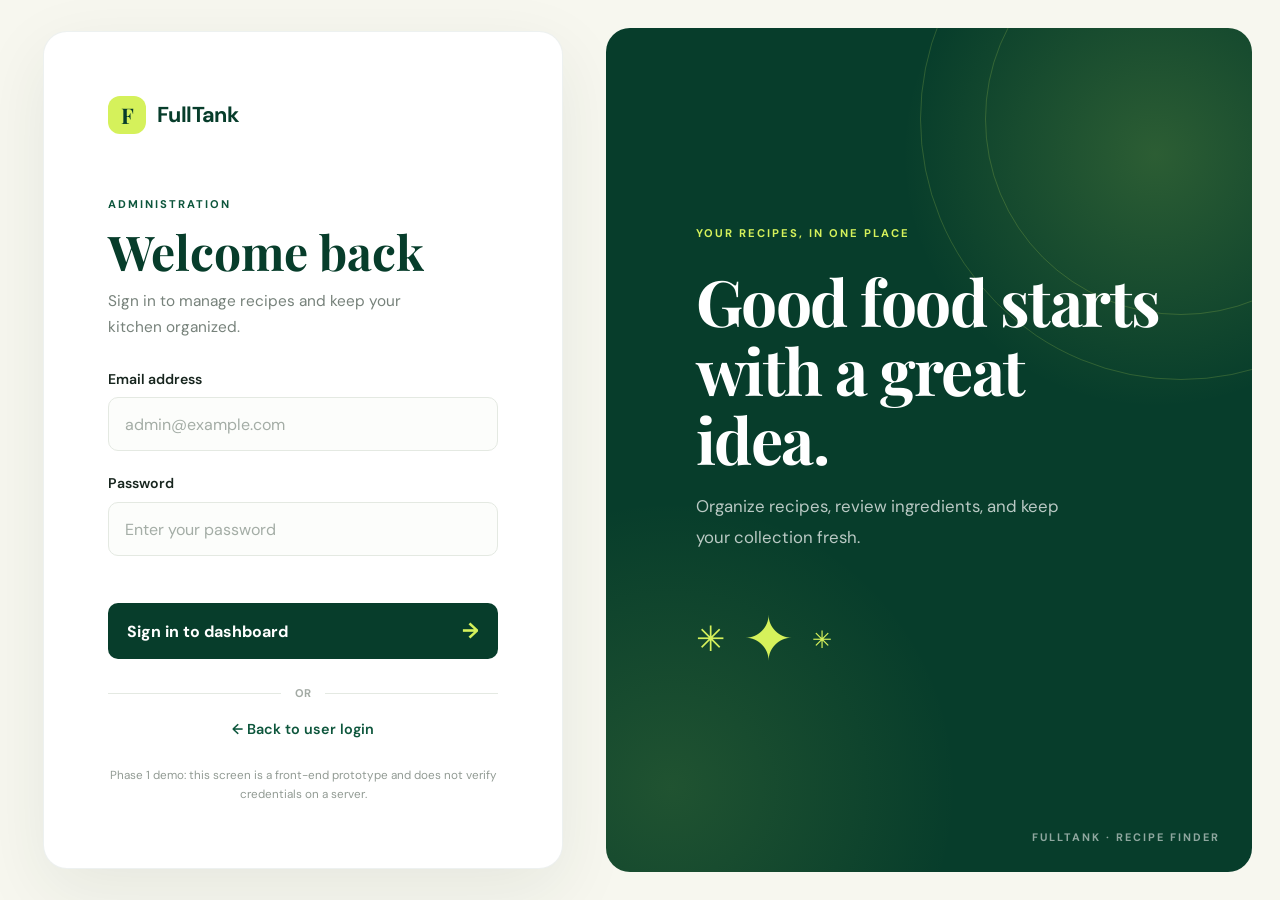
<file: HTML/admin-login.html>
<!DOCTYPE html>
<html lang="en">
<head>
  <meta charset="UTF-8">
  <meta name="viewport" content="width=device-width, initial-scale=1.0">
  <title>Admin Login | FullTank</title>
  <link rel="stylesheet" href="css/admin-login.css">
</head>
<body>
  <main class="admin-login-page">
    <section class="admin-login-card" aria-labelledby="login-title">
      <a class="admin-login-brand" href="index.html" aria-label="FullTank home">
        <span class="admin-login-brand-mark">F</span>
        <span>FullTank</span>
      </a>

      <div class="admin-login-heading">
        <span class="admin-login-eyebrow">ADMINISTRATION</span>
        <h1 id="login-title">Welcome back</h1>
        <p>Sign in to manage recipes and keep your kitchen organized.</p>
      </div>

      <form id="adminLoginForm" class="admin-login-form">
        <div class="admin-login-field">
          <label for="adminEmail">Email address</label>
          <input id="adminEmail" name="email" type="email"
                 placeholder="admin@example.com" autocomplete="username" required>
        </div>

        <div class="admin-login-field">
          <div class="admin-login-label-row">
            <label for="adminPassword">Password</label>
          </div>
          <input id="adminPassword" name="password" type="password"
                 placeholder="Enter your password" autocomplete="current-password" required>
        </div>

        <p id="adminLoginMessage" class="admin-login-message" role="alert" aria-live="polite"></p>
        <button class="admin-login-submit" type="submit">
          <span>Sign in to dashboard</span>
          <span aria-hidden="true">→</span>
        </button>
      </form>

      <div class="admin-login-divider"><span>OR</span></div>
      <a class="admin-login-back" href="login.html">← Back to user login</a>
      <p class="admin-login-note">Phase 1 demo: this screen is a front-end prototype and does not verify credentials on a server.</p>
    </section>

    <aside class="admin-login-side" aria-label="FullTank introduction">
      <div class="admin-login-side-content">
        <span class="admin-login-side-tag">YOUR RECIPES, IN ONE PLACE</span>
        <h2>Good food starts with a great idea.</h2>
        <p>Organize recipes, review ingredients, and keep your collection fresh.</p>
        <div class="admin-login-decoration" aria-hidden="true">
          <span>✳</span><span>✦</span><span>✳</span>
        </div>
      </div>
      <span class="admin-login-side-footer">FULLTANK · RECIPE FINDER</span>
    </aside>
  </main>

  <script>
    // Phase 1 front-end demo only. No real authentication or password storage.
    const form = document.getElementById("adminLoginForm");
    const message = document.getElementById("adminLoginMessage");

    form.addEventListener("submit", function (event) {
      event.preventDefault();

      if (!form.reportValidity()) return;

      message.textContent = "";
      window.location.href = "admin-recipes.html";
    });
  </script>
</body>
</html>
</file>
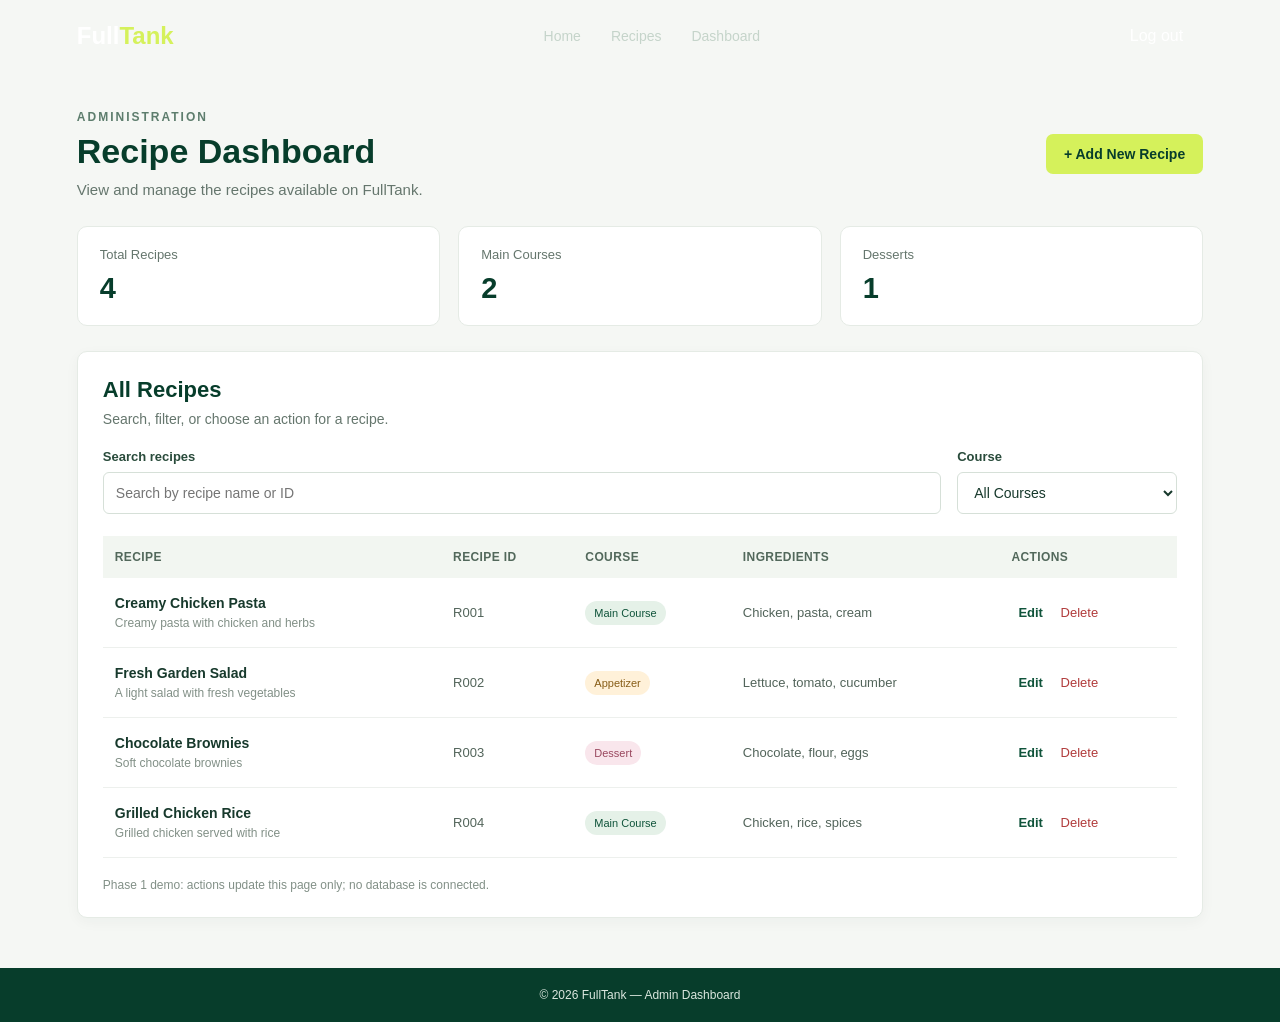
<file: HTML/admin-recipes.html>
<!DOCTYPE html>
<html lang="en">
<head>
    <meta charset="UTF-8">
    <meta name="viewport" content="width=device-width, initial-scale=1.0">
    <title>FullTank | Admin Recipes</title>

    <link rel="stylesheet" href="css/style.css">
   
    <link rel="stylesheet" href="css/admin-recipes.css">
</head>
<body>
    <header class="navbar">
        <a href="index.html" class="logo">Full<span>Tank</span></a>
        <nav>
            <ul class="nav-links">
                <li><a href="index.html">Home</a></li>
                <li><a href="recipes.html">Recipes</a></li>
                <li><a href="admin-recipes.html">Dashboard</a></li>
            </ul>
        </nav>
        <div class="nav-buttons">
            <a href="login.html" class="login-btn">Log out</a>
        </div>
    </header>

    <main class="admin-container">
        <section class="page-heading">
            <div>
                <p class="eyebrow">ADMINISTRATION</p>
                <h1>Recipe Dashboard</h1>
                <p class="subtitle">View and manage the recipes available on FullTank.</p>
            </div>
            <a class="add-button" href="recipe-form.html">+ Add New Recipe</a>
        </section>

        <section class="dashboard-stats" aria-label="Recipe summary">
            <div class="stat-card">
                <span class="stat-label">Total Recipes</span>
                <strong id="recipe-count">4</strong>
            </div>
            <div class="stat-card">
                <span class="stat-label">Main Courses</span>
                <strong id="main-count">2</strong>
            </div>
            <div class="stat-card">
                <span class="stat-label">Desserts</span>
                <strong id="dessert-count">1</strong>
            </div>
        </section>

        <section class="recipes-panel">
            <div class="panel-heading">
                <div>
                    <h2>All Recipes</h2>
                    <p>Search, filter, or choose an action for a recipe.</p>
                </div>
            </div>

            <div class="filters">
                <div class="recipe-search-box">
                    <label for="recipe-search">Search recipes</label>
                    <input type="search" id="recipe-search" placeholder="Search by recipe name or ID">
                </div>
                <div class="filter-box">
                    <label for="course-filter">Course</label>
                    <select id="course-filter">
                        <option value="all">All Courses</option>
                        <option value="Appetizer">Appetizer</option>
                        <option value="Main Course">Main Course</option>
                        <option value="Dessert">Dessert</option>
                    </select>
                </div>
            </div>

            <div class="table-wrapper">
                <table class="recipes-table">
                    <thead>
                        <tr>
                            <th>Recipe</th>
                            <th>Recipe ID</th>
                            <th>Course</th>
                            <th>Ingredients</th>
                            <th>Actions</th>
                        </tr>
                    </thead>
                    <tbody id="recipe-table-body">
                        <tr data-id="R001" data-course="Main Course" data-name="Creamy Chicken Pasta">
                            <td>
                                <div class="recipe-name">Creamy Chicken Pasta</div>
                                <div class="recipe-description">Creamy pasta with chicken and herbs</div>
                            </td>
                            <td>R001</td>
                            <td><span class="course-tag main-course">Main Course</span></td>
                            <td>Chicken, pasta, cream</td>
                            <td class="actions">
                                <a class="action-link edit-link" href="recipe-form.html?id=R001">Edit</a>
                                <button class="action-link delete-button" type="button">Delete</button>
                            </td>
                        </tr>
                        <tr data-id="R002" data-course="Appetizer" data-name="Fresh Garden Salad">
                            <td>
                                <div class="recipe-name">Fresh Garden Salad</div>
                                <div class="recipe-description">A light salad with fresh vegetables</div>
                            </td>
                            <td>R002</td>
                            <td><span class="course-tag appetizer">Appetizer</span></td>
                            <td>Lettuce, tomato, cucumber</td>
                            <td class="actions">
                                <a class="action-link edit-link" href="recipe-form.html?id=R002">Edit</a>
                                <button class="action-link delete-button" type="button">Delete</button>
                            </td>
                        </tr>
                        <tr data-id="R003" data-course="Dessert" data-name="Chocolate Brownies">
                            <td>
                                <div class="recipe-name">Chocolate Brownies</div>
                                <div class="recipe-description">Soft chocolate brownies</div>
                            </td>
                            <td>R003</td>
                            <td><span class="course-tag dessert">Dessert</span></td>
                            <td>Chocolate, flour, eggs</td>
                            <td class="actions">
                                <a class="action-link edit-link" href="recipe-form.html?id=R003">Edit</a>
                                <button class="action-link delete-button" type="button">Delete</button>
                            </td>
                        </tr>
                        <tr data-id="R004" data-course="Main Course" data-name="Grilled Chicken Rice">
                            <td>
                                <div class="recipe-name">Grilled Chicken Rice</div>
                                <div class="recipe-description">Grilled chicken served with rice</div>
                            </td>
                            <td>R004</td>
                            <td><span class="course-tag main-course">Main Course</span></td>
                            <td>Chicken, rice, spices</td>
                            <td class="actions">
                                <a class="action-link edit-link" href="recipe-form.html?id=R004">Edit</a>
                                <button class="action-link delete-button" type="button">Delete</button>
                            </td>
                        </tr>
                    </tbody>
                </table>
            </div>

            <p class="empty-message" id="empty-message" hidden>No recipes found. Try another search or course.</p>
            <p class="demo-note">Phase 1 demo: actions update this page only; no database is connected.</p>
        </section>
    </main>

    <footer class="admin-footer">
        <p>© 2026 FullTank — Admin Dashboard</p>
    </footer>

    
</body>
</html>
</file>
<file: HTML/css/admin-login.css>
@import url('https://fonts.googleapis.com/css2?family=DM+Sans:wght@400;500;600;700&family=Playfair+Display:wght@600;700&display=swap');

:root {
  --admin-green: #073d2b;
  --admin-green-light: #0d563c;
  --admin-lime: #d5f15b;
  --admin-cream: #f7f7ef;
  --admin-ink: #17251e;
  --admin-muted: #77827b;
  --admin-border: #e4e9e2;
}

* {
  box-sizing: border-box;
}

body {
  margin: 0;
  min-height: 100vh;
  font-family: 'DM Sans', Arial, sans-serif;
  color: var(--admin-ink);
  background: var(--admin-cream);
}

.admin-login-page {
  min-height: 100vh;
  display: grid;
  grid-template-columns: minmax(360px, 0.92fr) minmax(420px, 1.08fr);
  padding: 28px;
  gap: 28px;
}

.admin-login-card {
  width: 100%;
  max-width: 520px;
  align-self: center;
  justify-self: center;
  padding: clamp(28px, 5vw, 64px);
  background: #fff;
  border: 1px solid rgba(7, 61, 43, 0.07);
  border-radius: 24px;
  box-shadow: 0 22px 70px rgba(20, 47, 34, 0.08);
}

.admin-login-brand {
  display: inline-flex;
  align-items: center;
  gap: 11px;
  color: var(--admin-green);
  text-decoration: none;
  font-size: 1.35rem;
  font-weight: 700;
  letter-spacing: -0.6px;
}

.admin-login-brand-mark {
  width: 38px;
  height: 38px;
  display: grid;
  place-items: center;
  border-radius: 12px;
  background: var(--admin-lime);
  color: var(--admin-green);
  font-family: 'Playfair Display', Georgia, serif;
  font-size: 1.35rem;
  font-weight: 700;
}

.admin-login-heading {
  margin: 58px 0 30px;
}

.admin-login-eyebrow,
.admin-login-side-tag {
  color: var(--admin-green-light);
  font-size: 0.7rem;
  font-weight: 700;
  letter-spacing: 2px;
}

.admin-login-heading h1 {
  margin: 12px 0 10px;
  color: var(--admin-green);
  font-family: 'Playfair Display', Georgia, serif;
  font-size: clamp(2.2rem, 4vw, 3rem);
  line-height: 1.1;
}

.admin-login-heading p {
  max-width: 350px;
  margin: 0;
  color: var(--admin-muted);
  font-size: 0.96rem;
  line-height: 1.7;
}

.admin-login-form {
  display: grid;
  gap: 21px;
}

.admin-login-field {
  display: grid;
  gap: 9px;
}

.admin-login-field label {
  color: var(--admin-ink);
  font-size: 0.88rem;
  font-weight: 600;
}

.admin-login-field input {
  width: 100%;
  min-height: 54px;
  padding: 0 16px;
  border: 1px solid var(--admin-border);
  border-radius: 10px;
  outline: none;
  background: #fcfdfb;
  color: var(--admin-ink);
  font: inherit;
  transition: border-color 0.2s, box-shadow 0.2s, background 0.2s;
}

.admin-login-field input::placeholder {
  color: #a4ada6;
}

.admin-login-field input:focus {
  border-color: var(--admin-green-light);
  background: #fff;
  box-shadow: 0 0 0 4px rgba(13, 86, 60, 0.09);
}

.admin-login-submit {
  width: 100%;
  min-height: 56px;
  display: flex;
  align-items: center;
  justify-content: space-between;
  margin-top: 5px;
  padding: 0 19px;
  border: 0;
  border-radius: 10px;
  background: var(--admin-green);
  color: #fff;
  font: inherit;
  font-weight: 700;
  cursor: pointer;
  transition: transform 0.2s, background 0.2s, box-shadow 0.2s;
}

.admin-login-submit span:last-child {
  color: var(--admin-lime);
  font-size: 1.35rem;
}

.admin-login-submit:hover {
  transform: translateY(-2px);
  background: var(--admin-green-light);
  box-shadow: 0 10px 22px rgba(7, 61, 43, 0.18);
}

.admin-login-submit:focus-visible,
.admin-login-back:focus-visible,
.admin-login-brand:focus-visible {
  outline: 3px solid var(--admin-lime);
  outline-offset: 4px;
}

.admin-login-message {
  min-height: 0;
  margin: -7px 0;
  color: #a12d2d;
  font-size: 0.85rem;
}

.admin-login-divider {
  display: flex;
  align-items: center;
  gap: 14px;
  margin: 27px 0 20px;
  color: #a3aaa4;
  font-size: 0.7rem;
  font-weight: 700;
}

.admin-login-divider::before,
.admin-login-divider::after {
  content: "";
  height: 1px;
  flex: 1;
  background: var(--admin-border);
}

.admin-login-back {
  display: block;
  width: fit-content;
  margin: 0 auto;
  color: var(--admin-green-light);
  font-size: 0.9rem;
  font-weight: 600;
  text-decoration: none;
}

.admin-login-back:hover {
  text-decoration: underline;
}

.admin-login-note {
  margin: 28px 0 0;
  color: #929b94;
  font-size: 0.73rem;
  line-height: 1.6;
  text-align: center;
}

.admin-login-side {
  position: relative;
  min-height: 680px;
  display: flex;
  align-items: center;
  overflow: hidden;
  padding: clamp(35px, 7vw, 90px);
  border-radius: 24px;
  background:
    radial-gradient(circle at 85% 15%, rgba(213, 241, 91, 0.18), transparent 28%),
    radial-gradient(circle at 10% 90%, rgba(213, 241, 91, 0.12), transparent 30%),
    var(--admin-green);
  color: #fff;
}

.admin-login-side::before,
.admin-login-side::after {
  content: "";
  position: absolute;
  border: 1px solid rgba(213, 241, 91, 0.18);
  border-radius: 50%;
  pointer-events: none;
}

.admin-login-side::before {
  width: 520px;
  height: 520px;
  right: -190px;
  top: -170px;
}

.admin-login-side::after {
  width: 390px;
  height: 390px;
  right: -125px;
  top: -105px;
}

.admin-login-side-content {
  position: relative;
  z-index: 1;
  max-width: 520px;
}

.admin-login-side-tag {
  color: var(--admin-lime);
}

.admin-login-side h2 {
  max-width: 510px;
  margin: 24px 0 18px;
  font-family: 'Playfair Display', Georgia, serif;
  font-size: clamp(2.8rem, 5vw, 5rem);
  line-height: 1.08;
  letter-spacing: -1.5px;
}

.admin-login-side p {
  max-width: 390px;
  margin: 0;
  color: rgba(255, 255, 255, 0.72);
  font-size: 1.05rem;
  line-height: 1.8;
}

.admin-login-decoration {
  display: flex;
  align-items: center;
  gap: 18px;
  margin-top: 48px;
  color: var(--admin-lime);
}

.admin-login-decoration span:nth-child(1) {
  font-size: 2.2rem;
}

.admin-login-decoration span:nth-child(2) {
  font-size: 3.8rem;
}

.admin-login-decoration span:nth-child(3) {
  font-size: 1.5rem;
}

.admin-login-side-footer {
  position: absolute;
  right: 32px;
  bottom: 28px;
  color: rgba(255, 255, 255, 0.55);
  font-size: 0.68rem;
  font-weight: 700;
  letter-spacing: 2px;
}

@media (max-width: 900px) {
  .admin-login-page {
    grid-template-columns: 1fr;
    padding: 18px;
  }

  .admin-login-card {
    max-width: 620px;
    margin: 18px auto;
  }

  .admin-login-side {
    min-height: 390px;
    order: -1;
    padding: 48px;
  }

  .admin-login-side h2 {
    max-width: 460px;
    font-size: clamp(2.5rem, 8vw, 4rem);
  }

  .admin-login-heading {
    margin-top: 42px;
  }
}

@media (max-width: 520px) {
  .admin-login-page {
    padding: 10px;
    gap: 12px;
  }

  .admin-login-card {
    padding: 28px 22px;
    border-radius: 18px;
  }

  .admin-login-side {
    min-height: 300px;
    padding: 32px 25px;
    border-radius: 18px;
  }

  .admin-login-side h2 {
    margin-top: 17px;
    font-size: 2.45rem;
  }

  .admin-login-side p {
    font-size: 0.9rem;
  }

  .admin-login-side-footer {
    right: 20px;
    bottom: 17px;
    font-size: 0.58rem;
  }

  .admin-login-heading {
    margin: 35px 0 25px;
  }
}
</file>
<file: HTML/css/style.css>
/* General Settings */

* {
    margin: 0;
    padding: 0;
    box-sizing: border-box;
}

body {
    background-color: #073D2B;
    font-family: Arial, sans-serif;
    color: white;

    scroll-behavior: smooth; 
}

html {
    scroll-behavior: smooth;
    scroll-padding-top: 80px; 
}
/* Navbar */

.navbar {
    display: flex;
    justify-content: space-between;
    align-items: center;
    padding: 22px 6%;
}

.logo {
    color: white;
    text-decoration: none;
    font-size: 24px;
    font-weight: bold;
}

.logo span {
    color: #D5F15B;
}

.nav-links {
    display: flex;
    list-style: none;
}

.nav-links li {
    margin: 0 15px;
}

.nav-links a {
    color: #C5D4CA;
    text-decoration: none;
    font-size: 14px;
}

.nav-links a:hover {
    color: #D5F15B;
}

.nav-buttons {
    display: flex;
    align-items: center;
}

.login-btn {
    color: white;
    text-decoration: none;
    margin-right: 20px;
}

.signup-btn {
    background-color: #D5F15B;
    color: #073D2B;
    padding: 11px 22px;
    border-radius: 25px;
    text-decoration: none;
    font-weight: bold;
}


/* Hero Section */

.hero {
    text-align: center;
    padding: 100px 20px;
}

.hero-small-title {
    color: #D5F15B;
    font-size: 13px;
    letter-spacing: 3px;
    font-weight: bold;
    margin-bottom: 25px;
}

.hero h1 {
    font-family: Georgia, serif;
    font-size: 55px;
    font-weight: normal;
    line-height: 1.3;
    margin-bottom: 20px;
}

.hero-description {
    color: #C5D4CA;
    margin-bottom: 30px;
}


/* Search Box */

.search-box {
    display: flex;
    align-items: center;
    width: 650px;
    max-width: 90%;
    margin: 0 auto 35px auto;
    padding: 7px;
    background-color: white;
    border-radius: 30px;
}

.search-box input {
    flex: 1;
    min-width: 0;
    padding: 12px 20px;
    border: none;
    outline: none;
}

.search-box button {
    background-color: #D5F15B;
    color: #073D2B;
    padding: 14px 30px;
    border: none;
    border-radius: 25px;
    font-weight: bold;
    cursor: pointer;
}

.search-box button:hover,
.signup-btn:hover {
    background-color: #C2DF42;
}


/* Categories */

hero-categories {
    display: flex;
    justify-content: center;
    flex-wrap: wrap;
    margin-top: 15px;
}

.hero-categories a {
    color: #D5F15B;
    text-decoration: none;
    border: 1.5px solid #D5F15B;
    background-color: rgba(213, 241, 91, 0.08);
    border-radius: 30px;
    padding: 12px 22px;
    margin: 6px;
    font-size: 15px;
    font-weight: 650;
    transition: all 0.3s ease;
}

.hero-categories a:hover {
    background-color: #D5F15B;
    color: #073D2B;
}

/* Responsive Design */

@media screen and (max-width: 600px) {

    .navbar {
        flex-direction: column;
    }

    .nav-links {
        flex-wrap: wrap;
        justify-content: center;
        margin: 20px 0;
    }

    .hero {
        padding: 60px 15px;
    }

    .hero h1 {
        font-size: 32px;
    }

    .search-box button {
        padding: 12px 15px;
    }
}






/* Featured Recipes */

.featured {
    padding: 50px 6%;
    background-color: #10543B;
}

.section-title {
    text-align: center;
    margin-bottom: 40px;
}

.section-title p {
    color: #D5F15B;
    font-size: 13px;
    letter-spacing: 3px;
}

.section-title h2 {
    font-family: Georgia, serif;
    font-size: 38px;
    margin: 12px 0;
}

.section-title span {
    color: #C5D4CA;
    font-size: 14px;
}


/* Recipe Cards */

.recipe-container {
    display: flex;
    justify-content: center;
    flex-wrap: wrap;
    gap: 25px;
}

.recipe-card {
    background-color: #073D2B;
    width: 250px;
    border-radius: 15px;
    overflow: hidden;
}

.recipe-card img {
    width: 100%;
    height: 180px;
    object-fit: cover;
}

.recipe-info {
    padding: 18px;
}

.recipe-category {
    color: #D5F15B;
    font-size: 11px;
    letter-spacing: 2px;
}

.recipe-info h3 {
    font-size: 19px;
    margin: 10px 0;
}

.recipe-info > p:not(.recipe-category) {
    color: #C5D4CA;
    font-size: 13px;
    line-height: 1.6;
    min-height: 42px;
}

.recipe-details {
    display: flex;
    justify-content: space-between;
    margin: 18px 0;
    font-size: 12px;
    color: #D5F15B;
}

.recipe-btn {
    display: block;
    text-align: center;
    background-color: #D5F15B;
    color: #073D2B;
    text-decoration: none;
    padding: 10px;
    border-radius: 20px;
    font-weight: bold;
    font-size: 13px;
}

.recipe-btn:hover {
    background-color: #C2DF42;
}


/* View All Button */

.view-all {
    text-align: center;
    margin-top: 35px;
}

.view-all a {
    color: #D5F15B;
    text-decoration: none;
    border: 1px solid #D5F15B;
    padding: 12px 25px;
    border-radius: 25px;
}

.view-all a:hover {
    background-color: #D5F15B;
    color: #073D2B;
}


/* Mobile Cards */

@media screen and (max-width: 600px) {

    .section-title h2 {
        font-size: 30px;
    }

    .recipe-card {
        width: 100%;
        max-width: 350px;
    }

}


/* About */

.about-section {
    padding: 80px 6%;
    text-align: center;
    background-color: #073D2B;
    border-top: 1px solid rgba(197, 212, 202, 0.15);
}

.about-container {
    max-width: 700px;
    margin: 0 auto;
}

.section-label {
    color: #D5F15B;
    font-size: 16px;
    letter-spacing: 4px;
    font-weight: bold;
    margin-bottom: 14px;
}

.about-container h2 {
    font-family: Georgia, serif;
    font-size: 38px;
    font-weight: normal;
    color: #ffffff;
    margin-bottom: 18px;
}

.about-container p:not(.section-label) {
    color: #C5D4CA;
    font-size: 15px;
    line-height: 1.8;
}


/* Contact */

#contact {
    background-color: #073D2B;
    text-align: center;
    padding: 50px 6% 30px;
    border-top: 1px solid rgba(197, 212, 202, 0.15);
}

#contact h3 {
    font-family: Georgia, serif;
    font-size: 30px;
    font-weight: normal;
    color: #ffffff;
    margin-bottom: 15px;
}

#contact p {
    color: #C5D4CA;
    font-size: 14px;
    line-height: 1.7;
    margin-top: 8px;
}

#contact p:last-child {
    margin-top: 28px;
    font-size: 12px;
    color: #91A99B;
}

@media screen and (max-width: 600px) {
    .about-section {
        padding: 55px 6%;
    }

    .about-container h2 {
        font-size: 30px;
    }

    #contact h3 {
        font-size: 26px;
    }
}
</file>
<file: HTML/css/admin-recipes.css>
/* Admin dashboard page styles
   Main brand colors follow FullTank's existing palette. */

* {
    box-sizing: border-box;
}

body {
    margin: 0;
    background: #f5f7f4;
    color: #17392c;
    font-family: Arial, Helvetica, sans-serif;
}

.admin-header {
    background: #073D2B;
    color: #ffffff;
    padding: 18px 6%;
}

.header-content {
    max-width: 1200px;
    margin: 0 auto;
    display: flex;
    align-items: center;
    justify-content: space-between;
    gap: 20px;
}

.brand {
    color: #ffffff;
    font-size: 27px;
    font-weight: bold;
    text-decoration: none;
}

.brand span {
    color: #D5F15B;
}

.admin-nav {
    display: flex;
    align-items: center;
    gap: 24px;
    flex-wrap: wrap;
}

.admin-nav a {
    color: #ffffff;
    text-decoration: none;
    font-size: 14px;
}

.admin-nav a:hover,
.admin-nav a.active {
    color: #D5F15B;
}

.admin-container {
    max-width: 1200px;
    width: 88%;
    margin: 38px auto 50px;
}

.page-heading {
    display: flex;
    justify-content: space-between;
    align-items: center;
    gap: 20px;
    margin-bottom: 28px;
}

.eyebrow {
    margin: 0 0 8px;
    color: #5d7d6d;
    font-size: 12px;
    font-weight: bold;
    letter-spacing: 2px;
}

h1 {
    margin: 0;
    color: #073D2B;
    font-size: 34px;
}

.subtitle {
    margin: 10px 0 0;
    color: #65766d;
    font-size: 15px;
}

.add-button {
    display: inline-block;
    padding: 12px 18px;
    border-radius: 7px;
    background: #D5F15B;
    color: #073D2B;
    text-decoration: none;
    font-size: 14px;
    font-weight: bold;
    white-space: nowrap;
}

.add-button:hover {
    background: #c4e642;
}

.dashboard-stats {
    display: grid;
    grid-template-columns: repeat(3, 1fr);
    gap: 18px;
    margin-bottom: 25px;
}

.stat-card {
    background: #ffffff;
    padding: 20px 22px;
    border: 1px solid #e5ebe5;
    border-radius: 10px;
}

.stat-label {
    display: block;
    color: #65766d;
    font-size: 13px;
    margin-bottom: 10px;
}

.stat-card strong {
    color: #073D2B;
    font-size: 29px;
}

.recipes-panel {
    padding: 25px;
    background: #ffffff;
    border: 1px solid #e5ebe5;
    border-radius: 10px;
    box-shadow: 0 4px 14px rgba(7, 61, 43, 0.04);
}

.panel-heading h2 {
    margin: 0;
    color: #073D2B;
    font-size: 22px;
}

.panel-heading p {
    margin: 8px 0 22px;
    color: #65766d;
    font-size: 14px;
}

.filters {
    display: flex;
    gap: 16px;
    margin-bottom: 22px;
}

.recipe-search-box {
    flex: 1;
}

.filter-box {
    width: 220px;
}

.filters label {
    display: block;
    margin-bottom: 8px;
    color: #294b3b;
    font-size: 13px;
    font-weight: bold;
}

.filters input,
.filters select {
    width: 100%;
    min-height: 42px;
    padding: 10px 12px;
    border: 1px solid #d6e0d8;
    border-radius: 6px;
    background: #ffffff;
    color: #17392c;
    font-size: 14px;
}

.filters input:focus,
.filters select:focus {
    outline: 2px solid #b9d66b;
    border-color: #10543B;
}

.table-wrapper {
    width: 100%;
    overflow-x: auto;
}

.recipes-table {
    width: 100%;
    border-collapse: collapse;
    text-align: left;
}

.recipes-table th {
    padding: 14px 12px;
    background: #f2f6f1;
    color: #52685b;
    font-size: 12px;
    text-transform: uppercase;
    letter-spacing: 0.4px;
    white-space: nowrap;
}

.recipes-table td {
    padding: 17px 12px;
    border-bottom: 1px solid #edf0ed;
    color: #52645a;
    font-size: 13px;
    vertical-align: middle;
}

.recipe-name {
    color: #17392c;
    font-weight: bold;
    font-size: 14px;
}

.recipe-description {
    margin-top: 5px;
    color: #829087;
    font-size: 12px;
}

.course-tag {
    display: inline-block;
    padding: 6px 9px;
    border-radius: 20px;
    font-size: 11px;
    white-space: nowrap;
}

.main-course {
    background: #e5f1e8;
    color: #10543B;
}

.appetizer {
    background: #fff1d9;
    color: #875d17;
}

.dessert {
    background: #f9e6ec;
    color: #99475e;
}

.actions {
    white-space: nowrap;
}

.action-link {
    display: inline-block;
    border: 0;
    background: none;
    padding: 5px 7px;
    font-size: 13px;
    text-decoration: none;
    cursor: pointer;
}

.edit-link {
    color: #10543B;
    font-weight: bold;
}

.delete-button {
    color: #b13b3b;
}

.action-link:hover {
    text-decoration: underline;
}

.empty-message {
    padding: 25px 10px;
    color: #65766d;
    text-align: center;
    font-size: 14px;
}

.demo-note {
    margin: 20px 0 0;
    color: #829087;
    font-size: 12px;
}

.admin-footer {
    padding: 20px;
    background: #073D2B;
    color: #dbe7df;
    text-align: center;
    font-size: 12px;
}

.admin-footer p {
    margin: 0;
}

@media (max-width: 760px) {
    .header-content,
    .page-heading {
        align-items: flex-start;
        flex-direction: column;
    }

    .admin-nav {
        gap: 14px;
    }

    .dashboard-stats {
        grid-template-columns: 1fr;
    }

    .filters {
        flex-direction: column;
    }

    .filter-box {
        width: 100%;
    }

    .recipes-panel {
        padding: 16px;
    }

    h1 {
        font-size: 28px;
    }
}
</file>
